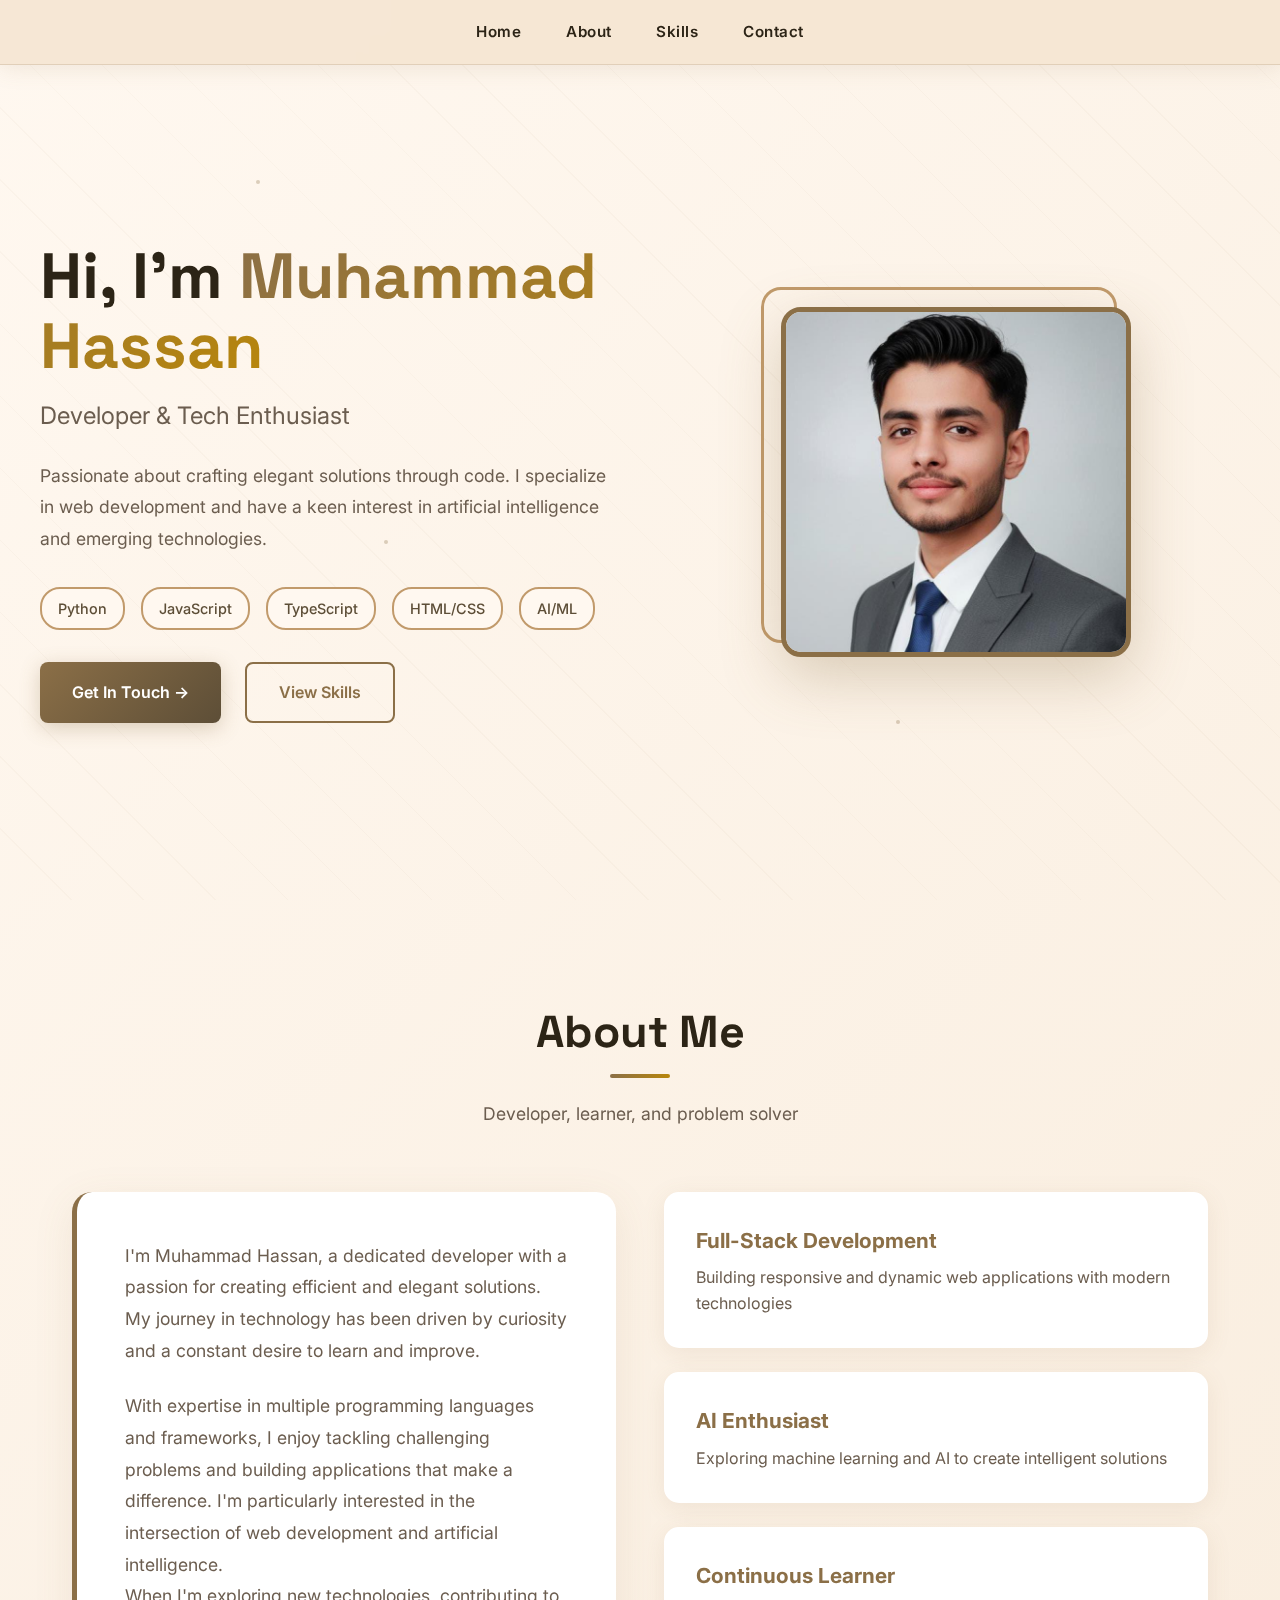
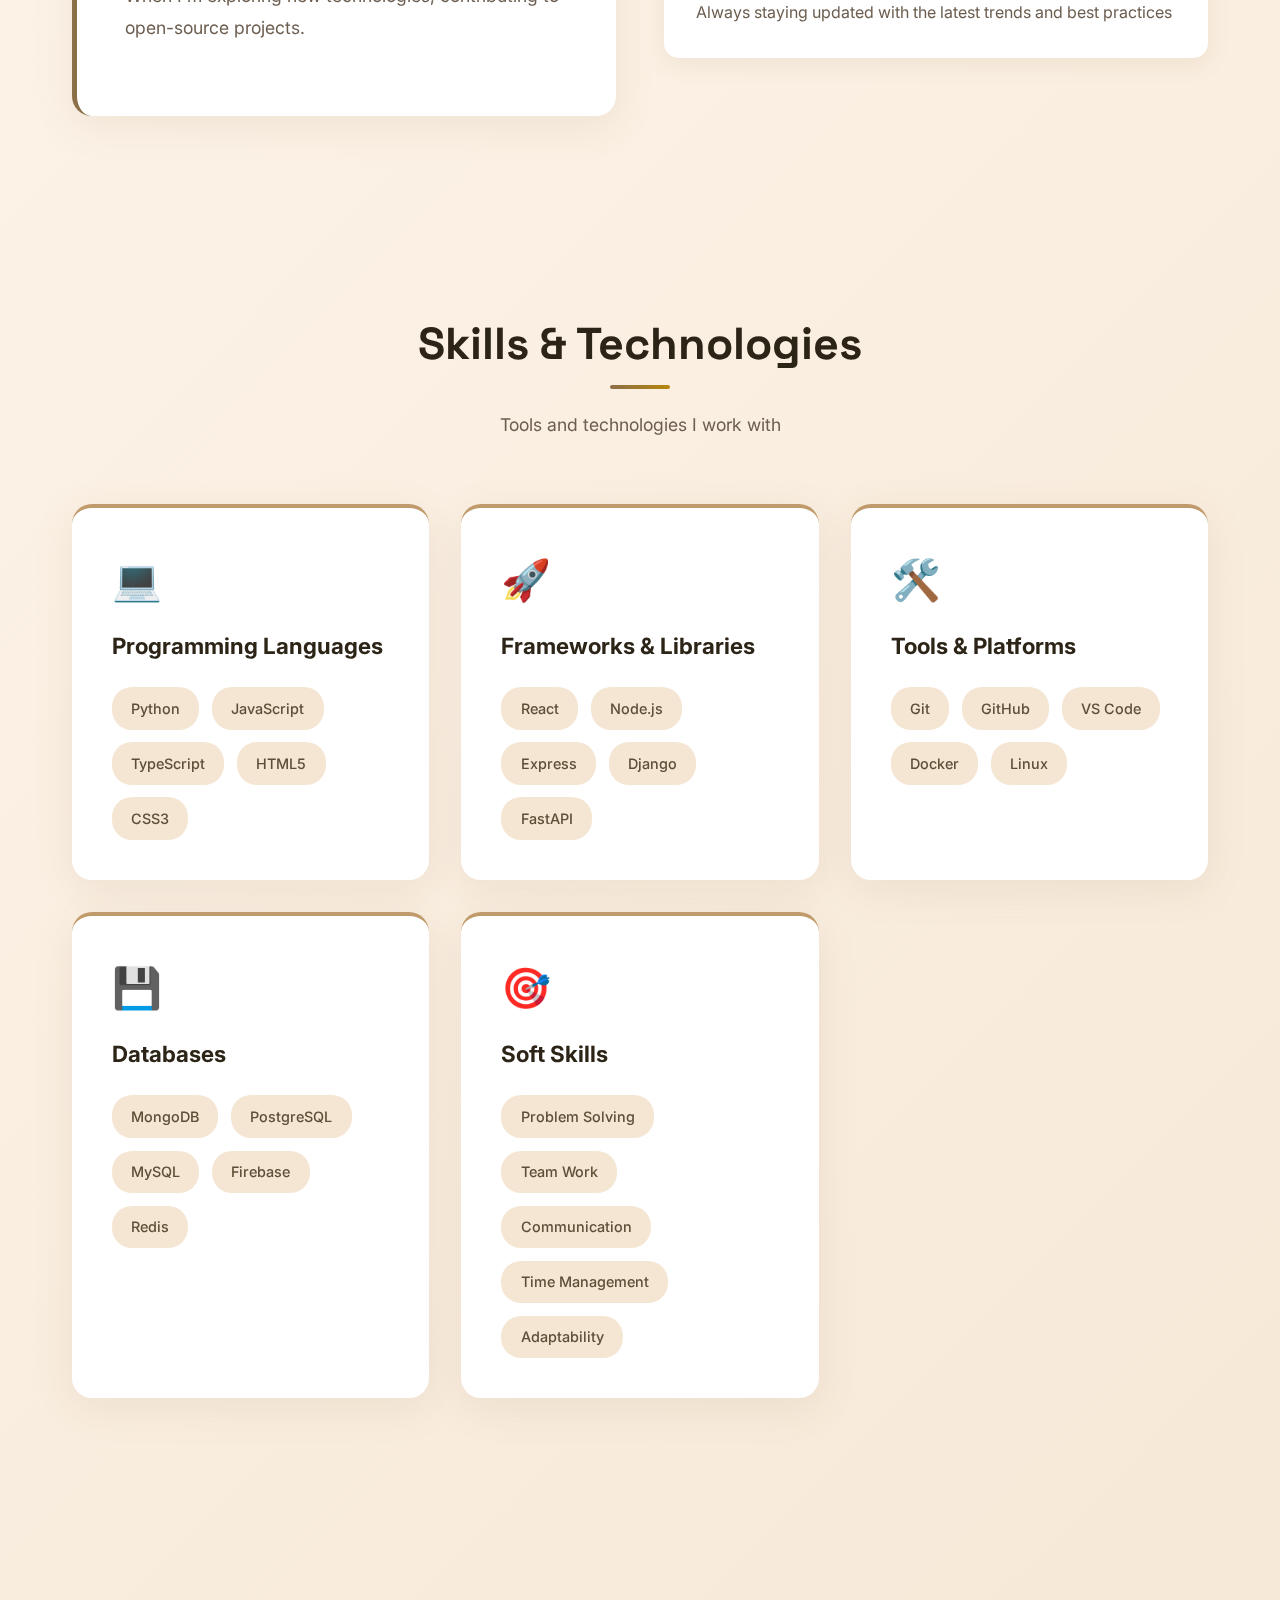
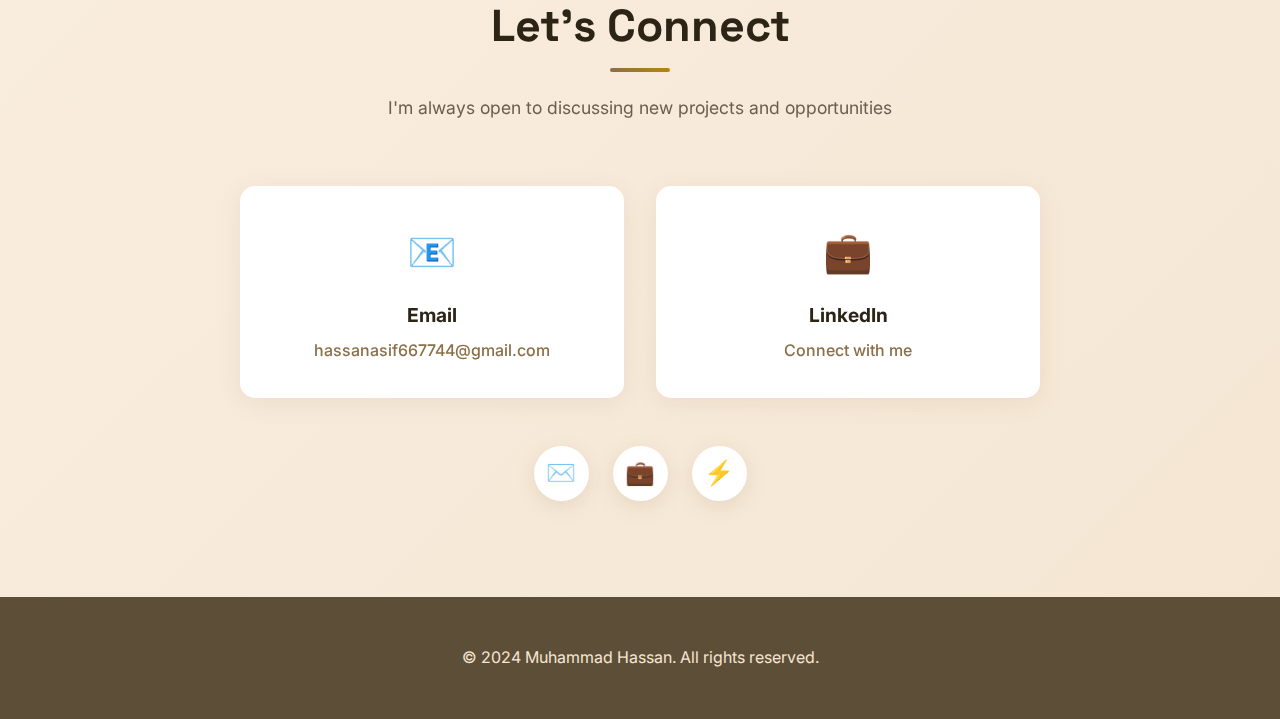
<file: index.html>
<!DOCTYPE html>
<html lang="en">
<head>
    <meta charset="UTF-8">
    <meta name="viewport" content="width=device-width, initial-scale=1.0">
    <title>Muhammad Hassan - Developer Portfolio</title>
    <link href="https://fonts.googleapis.com/css2?family=Inter:wght@300;400;500;600;700&family=Space+Grotesk:wght@400;500;600;700&display=swap" rel="stylesheet">
    <link rel="stylesheet" href="style.css">
</head>
<body>
    <!-- Particles -->
    <div class="particle"></div>
    <div class="particle"></div>
    <div class="particle"></div>
    <div class="particle"></div>

    <!-- Navigation -->
    <nav id="navbar">
        <ul>
            <li><a href="#home">Home</a></li>
            <li><a href="#about">About</a></li>
            <li><a href="#skills">Skills</a></li>
            <li><a href="#contact">Contact</a></li>
        </ul>
    </nav>

    <!-- Hero Section -->
    <section class="hero" id="home">
        <div class="hero-grid">
            <div class="hero-text">
                <h1>Hi, I'm <span class="name-highlight">Muhammad Hassan</span></h1>
                <p class="subtitle">Developer & Tech Enthusiast</p>
                <p class="bio">
                    Passionate about crafting elegant solutions through code. I specialize in web development and have a keen interest in artificial intelligence and emerging technologies.
                </p>
                <div class="tech-stack">
                    <span class="tech-badge">Python</span>
                    <span class="tech-badge">JavaScript</span>
                    <span class="tech-badge">TypeScript</span>
                    <span class="tech-badge">HTML/CSS</span>
                    <span class="tech-badge">AI/ML</span>
                </div>
                <div class="cta-buttons">
                    <a href="#contact" class="btn btn-primary">Get In Touch →</a>
                    <a href="#skills" class="btn btn-secondary">View Skills</a>
                </div>
            </div>
            <div class="hero-image">
                <div class="profile-container">
                    <img src="image.jpg" alt="Muhammad Hassan" class="profile-img">
                </div>
            </div>
        </div>
    </section>

    <!-- About Section -->
    <section id="about">
        <div class="container">
            <div class="section-header">
                <h2 class="section-title">About Me</h2>
                <p class="section-subtitle">Developer, learner, and problem solver</p>
            </div>
            <div class="about-grid">
                <div class="about-content">
                    <p>
                        I'm Muhammad Hassan, a dedicated developer with a passion for creating efficient and elegant solutions. My journey in technology has been driven by curiosity and a constant desire to learn and improve.
                    </p>
                    <p>
                        With expertise in multiple programming languages and frameworks, I enjoy tackling challenging problems and building applications that make a difference. I'm particularly interested in the intersection of web development and artificial intelligence.
                      <br>When I'm exploring new technologies, contributing to open-source projects.
                    </p>
                    
                </div>
                <div class="about-highlights">
                    <div class="highlight-card">
                        <h3>Full-Stack Development</h3>
                        <p>Building responsive and dynamic web applications with modern technologies</p>
                    </div>
                    <div class="highlight-card">
                        <h3>AI Enthusiast</h3>
                        <p>Exploring machine learning and AI to create intelligent solutions</p>
                    </div>
                    <div class="highlight-card">
                        <h3>Continuous Learner</h3>
                        <p>Always staying updated with the latest trends and best practices</p>
                    </div>
                </div>
            </div>
        </div>
    </section>

    <!-- Skills Section -->
    <section id="skills">
        <div class="container">
            <div class="section-header">
                <h2 class="section-title">Skills & Technologies</h2>
                <p class="section-subtitle">Tools and technologies I work with</p>
            </div>
            <div class="skills-grid">
                <div class="skill-category">
                    <div class="skill-icon">💻</div>
                    <h3>Programming Languages</h3>
                    <div class="skill-list">
                        <span class="skill-item">Python</span>
                        <span class="skill-item">JavaScript</span>
                        <span class="skill-item">TypeScript</span>
                        <span class="skill-item">HTML5</span>
                        <span class="skill-item">CSS3</span>
                    </div>
                </div>

                <div class="skill-category">
                    <div class="skill-icon">🚀</div>
                    <h3>Frameworks & Libraries</h3>
                    <div class="skill-list">
                        <span class="skill-item">React</span>
                        <span class="skill-item">Node.js</span>
                        <span class="skill-item">Express</span>
                        <span class="skill-item">Django</span>
                        <span class="skill-item">FastAPI</span>
                    </div>
                </div>

                <div class="skill-category">
                    <div class="skill-icon">🛠️</div>
                    <h3>Tools & Platforms</h3>
                    <div class="skill-list">
                        <span class="skill-item">Git</span>
                        <span class="skill-item">GitHub</span>
                        <span class="skill-item">VS Code</span>
                        <span class="skill-item">Docker</span>
                        <span class="skill-item">Linux</span>
                    </div>
                </div>

                <div class="skill-category">
                    <div class="skill-icon">💾</div>
                    <h3>Databases</h3>
                    <div class="skill-list">
                        <span class="skill-item">MongoDB</span>
                        <span class="skill-item">PostgreSQL</span>
                        <span class="skill-item">MySQL</span>
                        <span class="skill-item">Firebase</span>
                        <span class="skill-item">Redis</span>
                    </div>
                </div>

                <div class="skill-category">
                    <div class="skill-icon">🎯</div>
                    <h3>Soft Skills</h3>
                    <div class="skill-list">
                        <span class="skill-item">Problem Solving</span>
                        <span class="skill-item">Team Work</span>
                        <span class="skill-item">Communication</span>
                        <span class="skill-item">Time Management</span>
                        <span class="skill-item">Adaptability</span>
                    </div>
                </div>
            </div>
        </div>
    </section>

    <!-- Contact Section -->
    <section id="contact">
        <div class="container">
            <div class="section-header">
                <h2 class="section-title">Let's Connect</h2>
                <p class="section-subtitle">I'm always open to discussing new projects and opportunities</p>
            </div>
            <div class="contact-container">
                <div class="contact-grid">
                    <div class="contact-card">
                        <div class="contact-icon">📧</div>
                        <h3>Email</h3>
                        <a href="mailto:hassanasif667744@gmail.com">hassanasif667744@gmail.com</a>
                    </div>
                    <div class="contact-card">
                        <div class="contact-icon">💼</div>
                        <h3>LinkedIn</h3>
                        <a href="https://www.linkedin.com/in/muhammad-hassan-1036b5337/" target="_blank">Connect with me</a>
                    </div>
                   
                </div>
                <div class="social-links">
                    <a href="mailto:hassanasif667744@gmail.com" class="social-link" title="Email">✉️</a>
                    <a href="https://www.linkedin.com/in/muhammad-hassan-1036b5337/" target="_blank" class="social-link" title="LinkedIn">💼</a>
                    <a href="https://github.com/Muhammadhassan1762" target="_blank" class="social-link" title="GitHub">⚡</a>
                </div>
            </div>
        </div>
    </section>

    <!-- Footer -->
    <footer>
        <p>&copy; 2024 Muhammad Hassan. All rights reserved.</p>
    </footer>

    
</body>
</html>
</file>
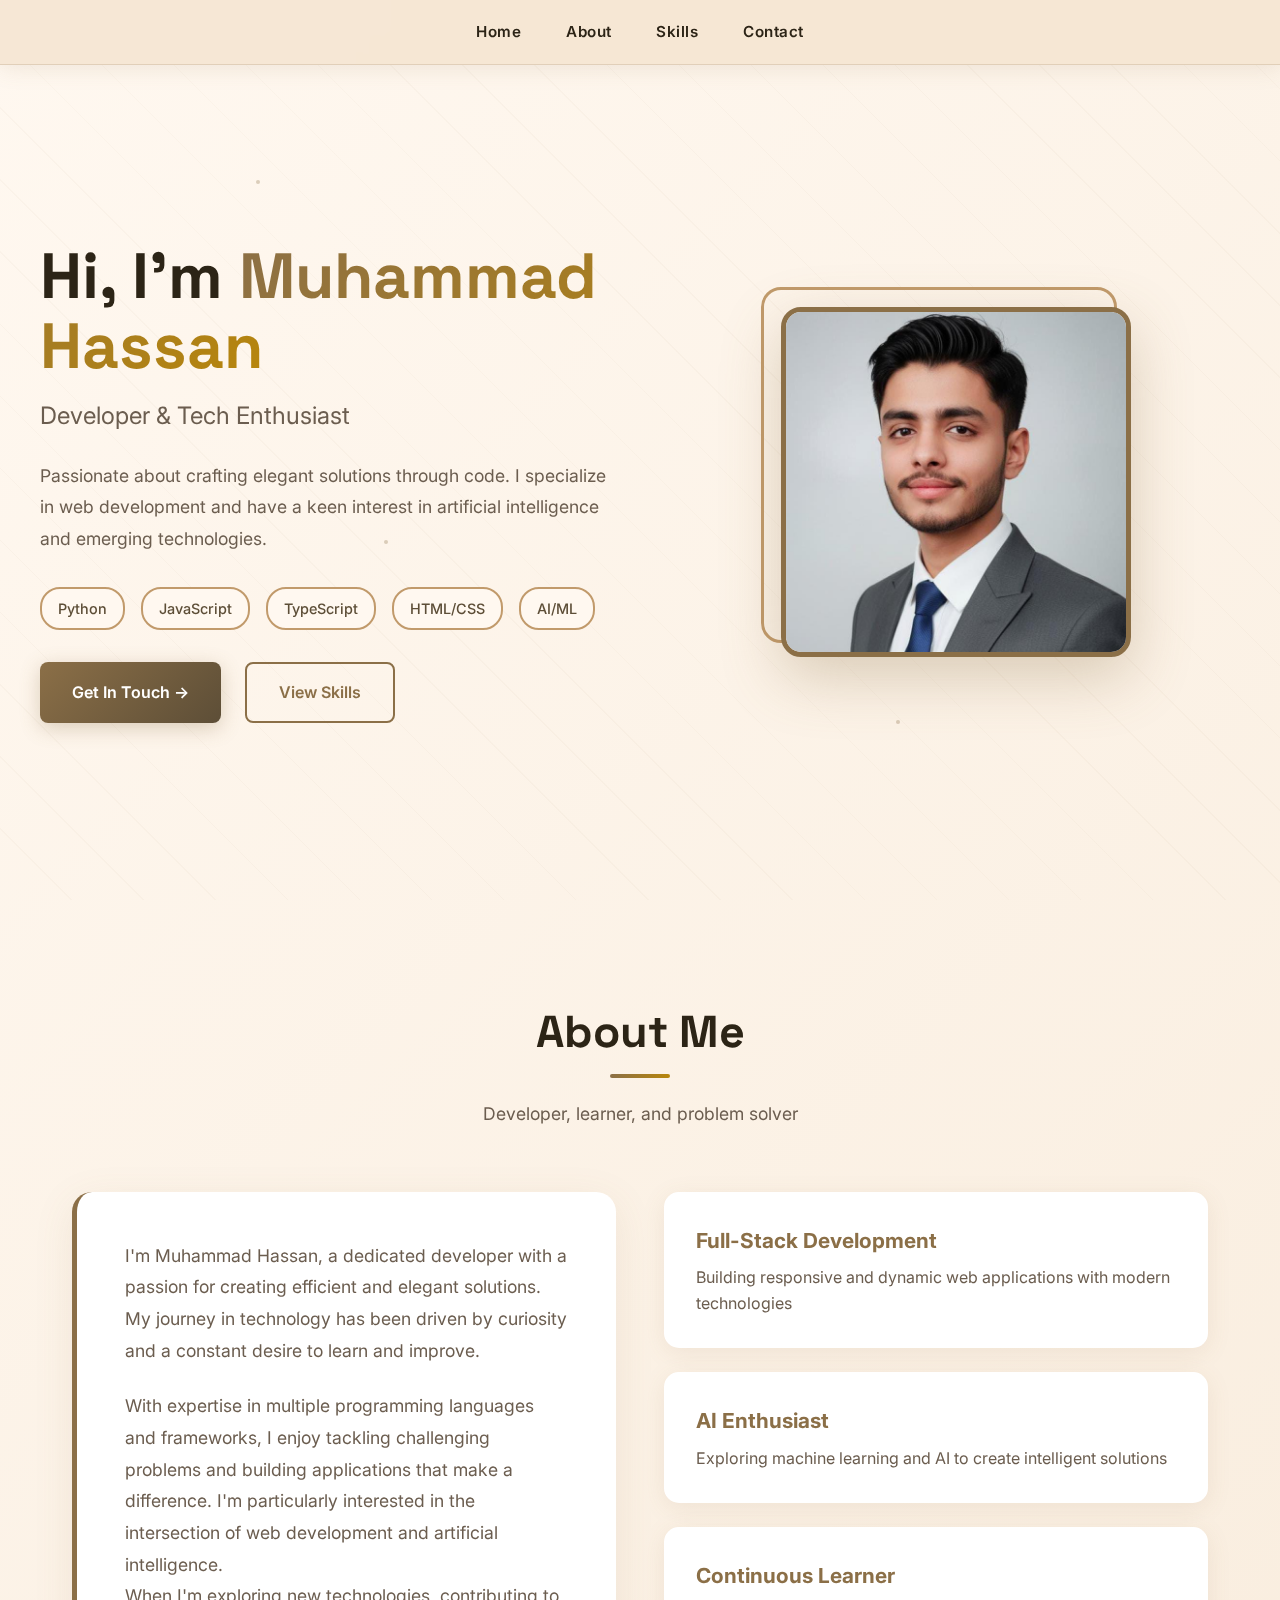
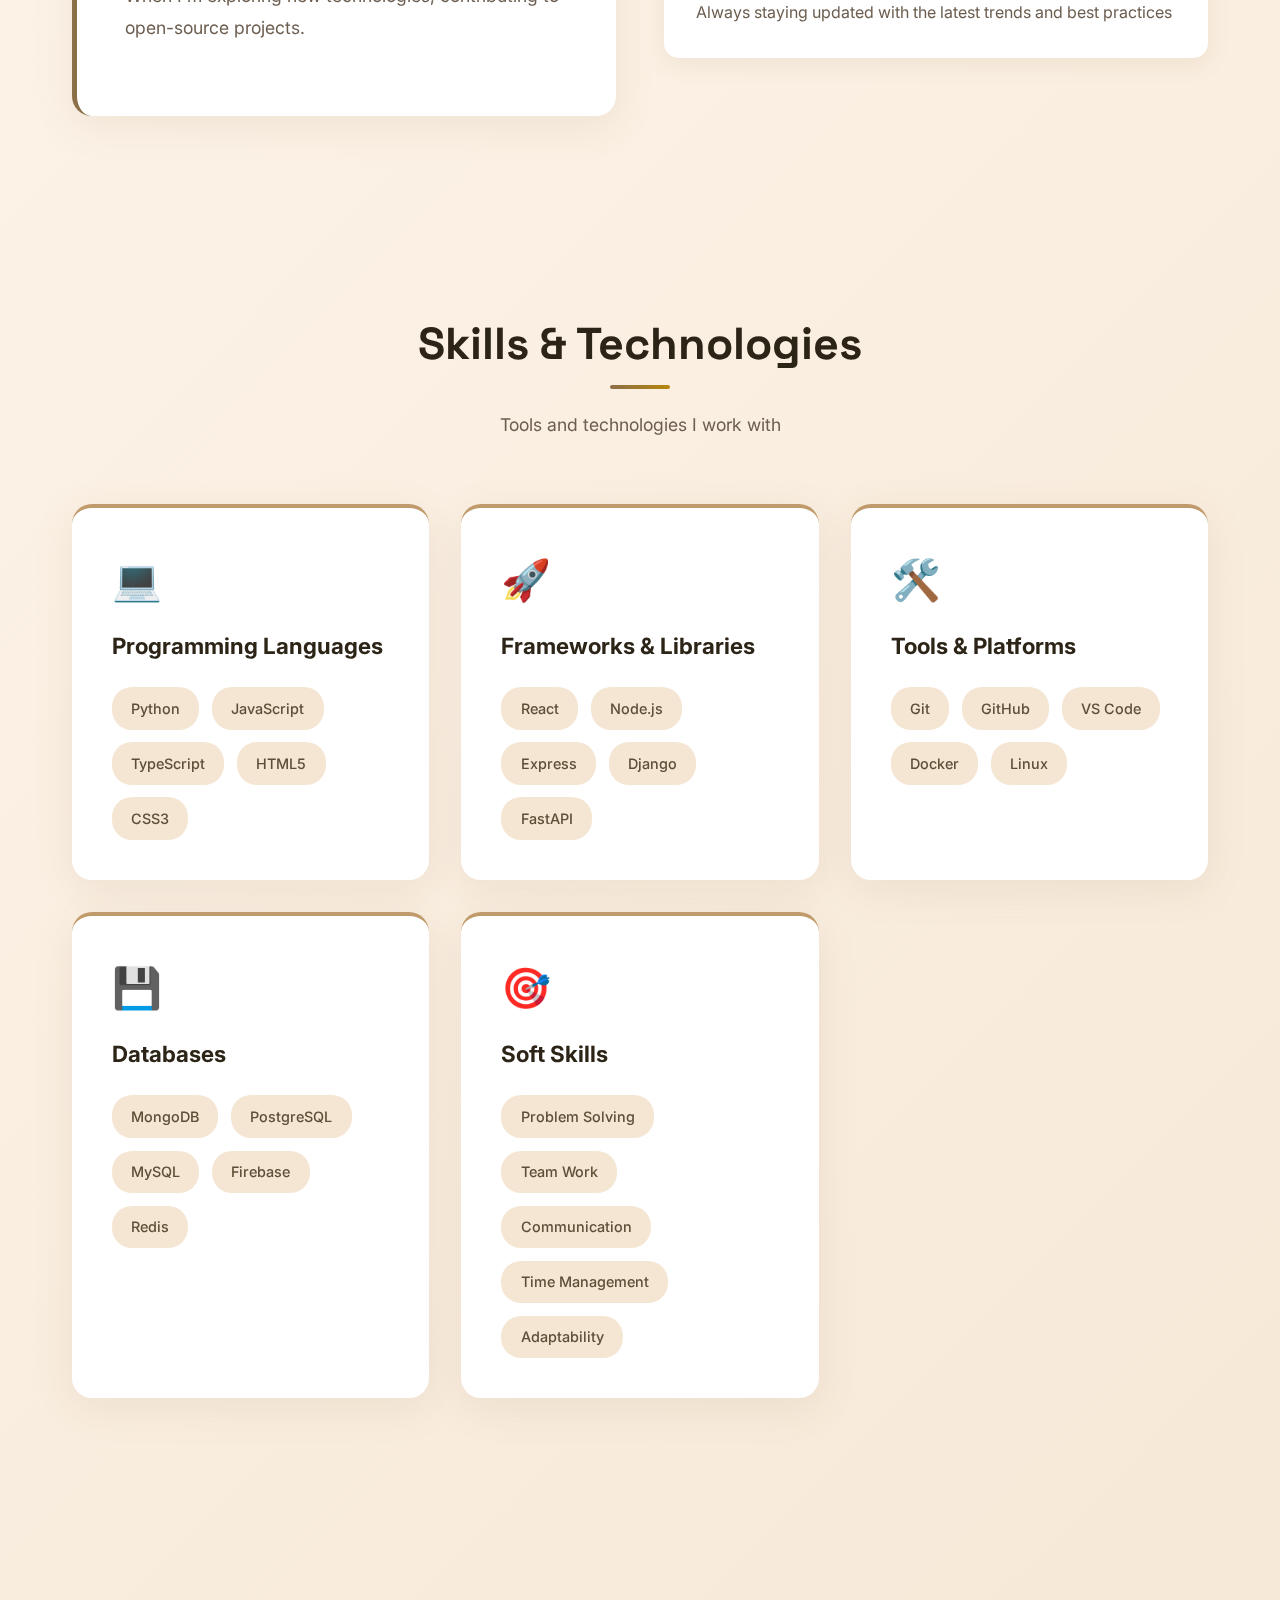
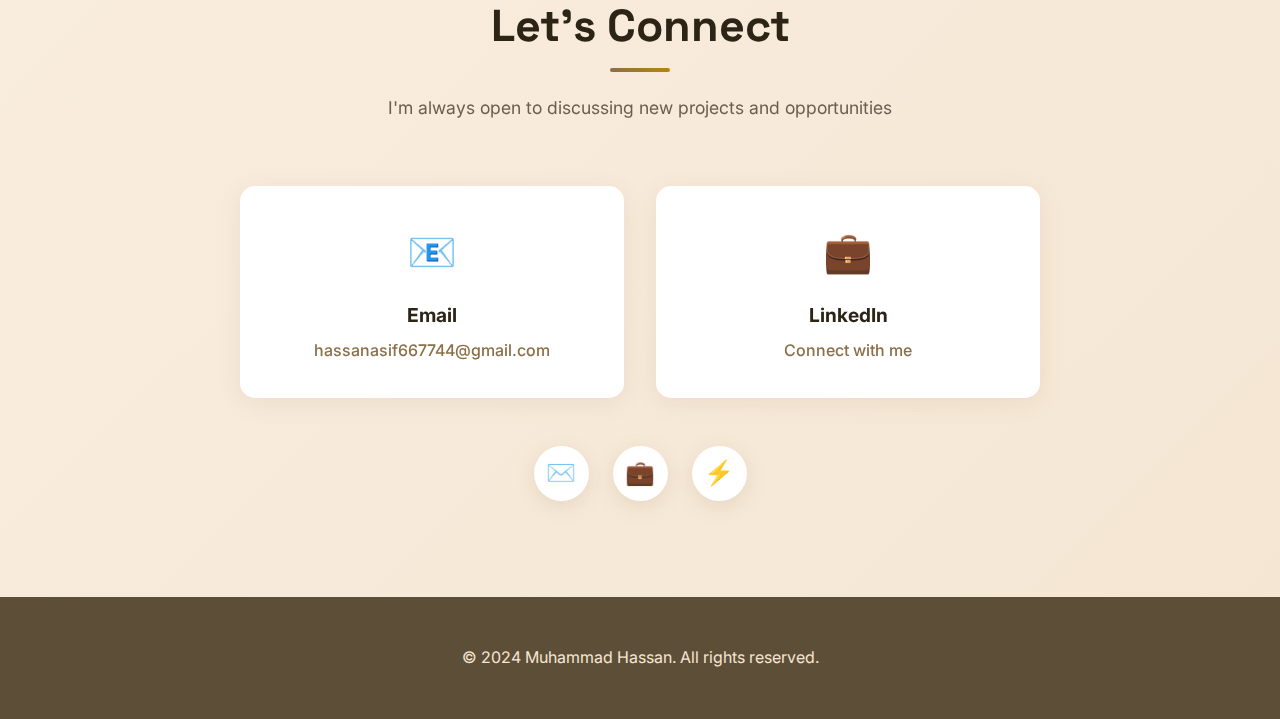
<file: portfolio/index.html>
<!DOCTYPE html>
<html lang="en">
<head>
    <meta charset="UTF-8">
    <meta name="viewport" content="width=device-width, initial-scale=1.0">
    <title>Muhammad Hassan - Developer Portfolio</title>
    <link href="https://fonts.googleapis.com/css2?family=Inter:wght@300;400;500;600;700&family=Space+Grotesk:wght@400;500;600;700&display=swap" rel="stylesheet">
    <link rel="stylesheet" href="style.css">
</head>
<body>
    <!-- Particles -->
    <div class="particle"></div>
    <div class="particle"></div>
    <div class="particle"></div>
    <div class="particle"></div>

    <!-- Navigation -->
    <nav id="navbar">
        <ul>
            <li><a href="#home">Home</a></li>
            <li><a href="#about">About</a></li>
            <li><a href="#skills">Skills</a></li>
            <li><a href="#contact">Contact</a></li>
        </ul>
    </nav>

    <!-- Hero Section -->
    <section class="hero" id="home">
        <div class="hero-grid">
            <div class="hero-text">
                <h1>Hi, I'm <span class="name-highlight">Muhammad Hassan</span></h1>
                <p class="subtitle">Developer & Tech Enthusiast</p>
                <p class="bio">
                    Passionate about crafting elegant solutions through code. I specialize in web development and have a keen interest in artificial intelligence and emerging technologies.
                </p>
                <div class="tech-stack">
                    <span class="tech-badge">Python</span>
                    <span class="tech-badge">JavaScript</span>
                    <span class="tech-badge">TypeScript</span>
                    <span class="tech-badge">HTML/CSS</span>
                    <span class="tech-badge">AI/ML</span>
                </div>
                <div class="cta-buttons">
                    <a href="#contact" class="btn btn-primary">Get In Touch →</a>
                    <a href="#skills" class="btn btn-secondary">View Skills</a>
                </div>
            </div>
            <div class="hero-image">
                <div class="profile-container">
                    <img src="image.jpg" alt="Muhammad Hassan" class="profile-img">
                </div>
            </div>
        </div>
    </section>

    <!-- About Section -->
    <section id="about">
        <div class="container">
            <div class="section-header">
                <h2 class="section-title">About Me</h2>
                <p class="section-subtitle">Developer, learner, and problem solver</p>
            </div>
            <div class="about-grid">
                <div class="about-content">
                    <p>
                        I'm Muhammad Hassan, a dedicated developer with a passion for creating efficient and elegant solutions. My journey in technology has been driven by curiosity and a constant desire to learn and improve.
                    </p>
                    <p>
                        With expertise in multiple programming languages and frameworks, I enjoy tackling challenging problems and building applications that make a difference. I'm particularly interested in the intersection of web development and artificial intelligence.
                      <br>When I'm exploring new technologies, contributing to open-source projects.
                    </p>
                    
                </div>
                <div class="about-highlights">
                    <div class="highlight-card">
                        <h3>Full-Stack Development</h3>
                        <p>Building responsive and dynamic web applications with modern technologies</p>
                    </div>
                    <div class="highlight-card">
                        <h3>AI Enthusiast</h3>
                        <p>Exploring machine learning and AI to create intelligent solutions</p>
                    </div>
                    <div class="highlight-card">
                        <h3>Continuous Learner</h3>
                        <p>Always staying updated with the latest trends and best practices</p>
                    </div>
                </div>
            </div>
        </div>
    </section>

    <!-- Skills Section -->
    <section id="skills">
        <div class="container">
            <div class="section-header">
                <h2 class="section-title">Skills & Technologies</h2>
                <p class="section-subtitle">Tools and technologies I work with</p>
            </div>
            <div class="skills-grid">
                <div class="skill-category">
                    <div class="skill-icon">💻</div>
                    <h3>Programming Languages</h3>
                    <div class="skill-list">
                        <span class="skill-item">Python</span>
                        <span class="skill-item">JavaScript</span>
                        <span class="skill-item">TypeScript</span>
                        <span class="skill-item">HTML5</span>
                        <span class="skill-item">CSS3</span>
                    </div>
                </div>

                <div class="skill-category">
                    <div class="skill-icon">🚀</div>
                    <h3>Frameworks & Libraries</h3>
                    <div class="skill-list">
                        <span class="skill-item">React</span>
                        <span class="skill-item">Node.js</span>
                        <span class="skill-item">Express</span>
                        <span class="skill-item">Django</span>
                        <span class="skill-item">FastAPI</span>
                    </div>
                </div>

                <div class="skill-category">
                    <div class="skill-icon">🛠️</div>
                    <h3>Tools & Platforms</h3>
                    <div class="skill-list">
                        <span class="skill-item">Git</span>
                        <span class="skill-item">GitHub</span>
                        <span class="skill-item">VS Code</span>
                        <span class="skill-item">Docker</span>
                        <span class="skill-item">Linux</span>
                    </div>
                </div>

                <div class="skill-category">
                    <div class="skill-icon">💾</div>
                    <h3>Databases</h3>
                    <div class="skill-list">
                        <span class="skill-item">MongoDB</span>
                        <span class="skill-item">PostgreSQL</span>
                        <span class="skill-item">MySQL</span>
                        <span class="skill-item">Firebase</span>
                        <span class="skill-item">Redis</span>
                    </div>
                </div>

                <div class="skill-category">
                    <div class="skill-icon">🎯</div>
                    <h3>Soft Skills</h3>
                    <div class="skill-list">
                        <span class="skill-item">Problem Solving</span>
                        <span class="skill-item">Team Work</span>
                        <span class="skill-item">Communication</span>
                        <span class="skill-item">Time Management</span>
                        <span class="skill-item">Adaptability</span>
                    </div>
                </div>
            </div>
        </div>
    </section>

    <!-- Contact Section -->
    <section id="contact">
        <div class="container">
            <div class="section-header">
                <h2 class="section-title">Let's Connect</h2>
                <p class="section-subtitle">I'm always open to discussing new projects and opportunities</p>
            </div>
            <div class="contact-container">
                <div class="contact-grid">
                    <div class="contact-card">
                        <div class="contact-icon">📧</div>
                        <h3>Email</h3>
                        <a href="mailto:hassanasif667744@gmail.com">hassanasif667744@gmail.com</a>
                    </div>
                    <div class="contact-card">
                        <div class="contact-icon">💼</div>
                        <h3>LinkedIn</h3>
                        <a href="https://www.linkedin.com/in/muhammad-hassan-1036b5337/" target="_blank">Connect with me</a>
                    </div>
                   
                </div>
                <div class="social-links">
                    <a href="mailto:hassanasif667744@gmail.com" class="social-link" title="Email">✉️</a>
                    <a href="https://www.linkedin.com/in/muhammad-hassan-1036b5337/" target="_blank" class="social-link" title="LinkedIn">💼</a>
                    <a href="https://github.com/Muhammadhassan1762" target="_blank" class="social-link" title="GitHub">⚡</a>
                </div>
            </div>
        </div>
    </section>

    <!-- Footer -->
    <footer>
        <p>&copy; 2024 Muhammad Hassan. All rights reserved.</p>
    </footer>

    
</body>
</html>
</file>
<file: style.css>
* {
            margin: 0;
            padding: 0;
            box-sizing: border-box;
        }

        :root {
            --primary-brown: #8B6F47;
            --dark-brown: #5D4E37;
            --light-brown: #C19A6B;
            --cream: #F5E6D3;
            --off-white: #FFF8F0;
            --dark-text: #2C2416;
            --gray-text: #6B5D4F;
            --accent-gold: #B8860B;
            --code-bg: #2D2416;
        }

        html {
            scroll-behavior: smooth;
        }

        body {
            font-family: 'Inter', sans-serif;
            background: linear-gradient(135deg, var(--off-white) 0%, var(--cream) 100%);
            color: var(--dark-text);
            line-height: 1.6;
            overflow-x: hidden;
        }

        /* Animated Background Pattern */
        body::before {
            content: '';
            position: fixed;
            top: 0;
            left: 0;
            width: 100%;
            height: 100%;
            background-image: 
                repeating-linear-gradient(45deg, transparent, transparent 50px, rgba(139, 111, 71, 0.03) 50px, rgba(139, 111, 71, 0.03) 51px);
            z-index: 0;
            pointer-events: none;
        }

        /* Floating Particles */
        .particle {
            position: fixed;
            width: 4px;
            height: 4px;
            background: var(--primary-brown);
            border-radius: 50%;
            opacity: 0.3;
            animation: float-particle 15s infinite ease-in-out;
            z-index: 0;
        }

        .particle:nth-child(1) { top: 20%; left: 20%; animation-delay: 0s; }
        .particle:nth-child(2) { top: 40%; left: 80%; animation-delay: 3s; }
        .particle:nth-child(3) { top: 60%; left: 30%; animation-delay: 6s; }
        .particle:nth-child(4) { top: 80%; left: 70%; animation-delay: 9s; }

        @keyframes float-particle {
            0%, 100% { transform: translate(0, 0); }
            50% { transform: translate(50px, 50px); }
        }

        /* Navigation */
        nav {
            position: fixed;
            top: 0;
            width: 100%;
            background: rgba(245, 230, 211, 0.95);
            backdrop-filter: blur(15px);
            padding: 1.2rem 5%;
            box-shadow: 0 2px 25px rgba(139, 111, 71, 0.15);
            z-index: 1000;
            transition: all 0.4s ease;
            border-bottom: 1px solid rgba(139, 111, 71, 0.2);
        }

        nav.scrolled {
            padding: 0.8rem 5%;
            box-shadow: 0 4px 35px rgba(139, 111, 71, 0.25);
            background: rgba(245, 230, 211, 0.98);
        }

        nav ul {
            list-style: none;
            display: flex;
            justify-content: center;
            align-items: center;
            flex-wrap: wrap;
            gap: 2.8rem;
        }

        nav a {
            text-decoration: none;
            color: var(--dark-text);
            font-weight: 600;
            font-size: 0.95rem;
            position: relative;
            transition: all 0.3s ease;
            letter-spacing: 0.5px;
        }

        nav a::before {
            content: '';
            position: absolute;
            bottom: -5px;
            left: 0;
            width: 0;
            height: 2px;
            background: linear-gradient(90deg, var(--primary-brown), var(--accent-gold));
            transition: width 0.3s ease;
        }

        nav a:hover {
            color: var(--primary-brown);
        }

        nav a:hover::before {
            width: 100%;
        }

        /* Container */
        .container {
            max-width: 1200px;
            margin: 0 auto;
            padding: 0 2rem;
            position: relative;
            z-index: 1;
        }

        /* Hero Section */
        .hero {
            min-height: 100vh;
            display: flex;
            align-items: center;
            justify-content: center;
            padding: 8rem 2rem 4rem;
            position: relative;
        }

        .hero-grid {
            display: grid;
            grid-template-columns: 1fr 1fr;
            gap: 4rem;
            align-items: center;
            max-width: 1200px;
            animation: fadeInUp 1s ease;
        }

        .hero-text h1 {
            font-family: 'Space Grotesk', sans-serif;
            font-size: 4rem;
            font-weight: 700;
            color: var(--dark-text);
            margin-bottom: 1rem;
            line-height: 1.1;
        }

        .hero-text .name-highlight {
            background: linear-gradient(135deg, var(--primary-brown), var(--accent-gold));
            -webkit-background-clip: text;
            -webkit-text-fill-color: transparent;
            background-clip: text;
        }

        .hero-text .subtitle {
            font-size: 1.5rem;
            color: var(--gray-text);
            margin-bottom: 1.5rem;
            font-weight: 400;
        }

        .hero-text .bio {
            font-size: 1.1rem;
            color: var(--gray-text);
            line-height: 1.8;
            margin-bottom: 2rem;
        }

        .tech-stack {
            display: flex;
            flex-wrap: wrap;
            gap: 1rem;
            margin: 2rem 0;
        }

        .tech-badge {
            background: var(--off-white);
            padding: 0.5rem 1rem;
            border-radius: 20px;
            font-size: 0.9rem;
            font-weight: 500;
            color: var(--dark-brown);
            border: 2px solid var(--light-brown);
            transition: all 0.3s ease;
        }

        .tech-badge:hover {
            background: var(--primary-brown);
            color: white;
            transform: translateY(-3px);
            box-shadow: 0 5px 15px rgba(139, 111, 71, 0.3);
        }

        .hero-image {
            position: relative;
            display: flex;
            justify-content: center;
            align-items: center;
        }

        .profile-container {
            position: relative;
            width: 350px;
            height: 350px;
        }

        .profile-img {
        width: 100%;
        height: 100%;
        border-radius: 20px;
        object-fit: cover;           
        object-position: center top; 
        border: 5px solid var(--primary-brown);
        box-shadow: 0 20px 60px rgba(139, 111, 71, 0.3);
        position: relative;
        z-index: 2;
        
}

        .profile-container::before {
            content: '';
            position: absolute;
            top: -20px;
            left: -20px;
            width: 100%;
            height: 100%;
            border: 3px solid var(--light-brown);
            border-radius: 20px;
            z-index: 1;
        }

        .cta-buttons {
            display: flex;
            gap: 1.5rem;
            margin-top: 2rem;
        }

        .btn {
            padding: 1rem 2rem;
            border-radius: 8px;
            text-decoration: none;
            font-weight: 600;
            font-size: 1rem;
            transition: all 0.3s ease;
            display: inline-flex;
            align-items: center;
            gap: 0.5rem;
        }

        .btn-primary {
            background: linear-gradient(135deg, var(--primary-brown), var(--dark-brown));
            color: white;
            box-shadow: 0 5px 20px rgba(139, 111, 71, 0.3);
        }

        .btn-primary:hover {
            transform: translateY(-3px);
            box-shadow: 0 8px 30px rgba(139, 111, 71, 0.4);
        }

        .btn-secondary {
            background: transparent;
            color: var(--primary-brown);
            border: 2px solid var(--primary-brown);
        }

        .btn-secondary:hover {
            background: var(--primary-brown);
            color: white;
            transform: translateY(-3px);
        }

        /* Section Styles */
        section {
            padding: 6rem 2rem;
            position: relative;
            z-index: 1;
        }

        .section-header {
            text-align: center;
            margin-bottom: 4rem;
        }

        .section-title {
            font-family: 'Space Grotesk', sans-serif;
            font-size: 2.8rem;
            color: var(--dark-text);
            margin-bottom: 1rem;
            position: relative;
            display: inline-block;
        }

        .section-title::after {
            content: '';
            position: absolute;
            bottom: -10px;
            left: 50%;
            transform: translateX(-50%);
            width: 60px;
            height: 4px;
            background: linear-gradient(90deg, var(--primary-brown), var(--accent-gold));
            border-radius: 2px;
        }

        .section-subtitle {
            color: var(--gray-text);
            font-size: 1.1rem;
            max-width: 600px;
            margin: 1rem auto 0;
        }

        /* About Section */
        .about-grid {
            display: grid;
            grid-template-columns: 1fr 1fr;
            gap: 3rem;
            align-items: start;
        }

        .about-content {
            background: white;
            padding: 3rem;
            border-radius: 20px;
            box-shadow: 0 10px 40px rgba(139, 111, 71, 0.1);
            border-left: 5px solid var(--primary-brown);
        }

        .about-content p {
            font-size: 1.1rem;
            line-height: 1.8;
            color: var(--gray-text);
            margin-bottom: 1.5rem;
        }

        .about-highlights {
            display: grid;
            gap: 1.5rem;
        }

        .highlight-card {
            background: white;
            padding: 2rem;
            border-radius: 15px;
            box-shadow: 0 5px 25px rgba(139, 111, 71, 0.1);
            transition: all 0.3s ease;
        }

        .highlight-card:hover {
            transform: translateX(10px);
            box-shadow: 0 10px 35px rgba(139, 111, 71, 0.2);
        }

        .highlight-card h3 {
            color: var(--primary-brown);
            margin-bottom: 0.5rem;
            font-size: 1.3rem;
        }

        .highlight-card p {
            color: var(--gray-text);
            font-size: 1rem;
        }

        /* Skills Section */
        .skills-grid {
            display: grid;
            grid-template-columns: repeat(auto-fit, minmax(280px, 1fr));
            gap: 2rem;
            margin-top: 3rem;
        }

        .skill-category {
            background: white;
            padding: 2.5rem;
            border-radius: 20px;
            box-shadow: 0 10px 40px rgba(139, 111, 71, 0.1);
            transition: all 0.4s ease;
            border-top: 4px solid var(--light-brown);
        }

        .skill-category:hover {
            transform: translateY(-10px);
            box-shadow: 0 20px 50px rgba(139, 111, 71, 0.2);
            border-top-color: var(--primary-brown);
        }

        .skill-icon {
            font-size: 2.5rem;
            margin-bottom: 1rem;
        }

        .skill-category h3 {
            font-size: 1.4rem;
            margin-bottom: 1.5rem;
            color: var(--dark-text);
        }

        .skill-list {
            display: flex;
            flex-wrap: wrap;
            gap: 0.8rem;
        }

        .skill-item {
            background: var(--cream);
            padding: 0.6rem 1.2rem;
            border-radius: 20px;
            font-size: 0.9rem;
            color: var(--dark-brown);
            font-weight: 500;
            transition: all 0.3s ease;
        }

        .skill-item:hover {
            background: var(--primary-brown);
            color: white;
            transform: scale(1.05);
        }

        /* Contact Section */
        .contact-container {
            max-width: 800px;
            margin: 0 auto;
        }

        .contact-grid {
            display: grid;
            grid-template-columns: repeat(auto-fit, minmax(250px, 1fr));
            gap: 2rem;
            margin-top: 3rem;
        }

        .contact-card {
            background: white;
            padding: 2rem;
            border-radius: 15px;
            box-shadow: 0 5px 25px rgba(139, 111, 71, 0.1);
            text-align: center;
            transition: all 0.3s ease;
            border: 2px solid transparent;
        }

        .contact-card:hover {
            transform: scale(1.05);
            border-color: var(--primary-brown);
            box-shadow: 0 10px 35px rgba(139, 111, 71, 0.2);
        }

        .contact-icon {
            font-size: 2.5rem;
            margin-bottom: 1rem;
        }

        .contact-card h3 {
            color: var(--dark-text);
            margin-bottom: 0.5rem;
            font-size: 1.2rem;
        }

        .contact-card a {
            color: var(--primary-brown);
            text-decoration: none;
            font-weight: 500;
            transition: color 0.3s ease;
        }

        .contact-card a:hover {
            color: var(--accent-gold);
        }

        /* Social Links */
        .social-links {
            display: flex;
            gap: 1.5rem;
            justify-content: center;
            margin-top: 3rem;
        }

        .social-link {
            width: 55px;
            height: 55px;
            border-radius: 50%;
            background: white;
            display: flex;
            align-items: center;
            justify-content: center;
            text-decoration: none;
            color: var(--dark-text);
            font-size: 1.5rem;
            box-shadow: 0 5px 20px rgba(139, 111, 71, 0.15);
            transition: all 0.3s ease;
        }

        .social-link:hover {
            background: var(--primary-brown);
            color: white;
            transform: translateY(-5px);
            box-shadow: 0 8px 30px rgba(139, 111, 71, 0.3);
        }

        /* Footer */
        footer {
            background: var(--dark-brown);
            color: var(--cream);
            padding: 2.5rem 2rem;
            text-align: center;
        }

        footer p {
            margin: 0.5rem 0;
        }

        /* Animations */
        @keyframes fadeInUp {
            from {
                opacity: 0;
                transform: translateY(40px);
            }
            to {
                opacity: 1;
                transform: translateY(0);
            }
        }

        /* Responsive Design */
        @media (max-width: 968px) {
            .hero-grid,
            .about-grid {
                grid-template-columns: 1fr;
                gap: 3rem;
            }

            .hero-text h1 {
                font-size: 3rem;
            }

            .profile-container {
                width: 280px;
                height: 280px;
                margin: 0 auto;
            }

            .section-title {
                font-size: 2.2rem;
            }
        }

        @media (max-width: 768px) {
            nav ul {
                gap: 1.5rem;
            }

            nav a {
                font-size: 0.85rem;
            }

            .hero-text h1 {
                font-size: 2.5rem;
            }

            .hero-text .subtitle {
                font-size: 1.2rem;
            }

            .cta-buttons {
                flex-direction: column;
            }

            section {
                padding: 4rem 1rem;
            }

            .section-title {
                font-size: 2rem;
            }
        }

        @media (max-width: 480px) {
            .hero-text h1 {
                font-size: 2rem;
            }

            .profile-container {
                width: 220px;
                height: 220px;
            }

            .tech-stack {
                gap: 0.5rem;
            }

            .tech-badge {
                font-size: 0.8rem;
                padding: 0.4rem 0.8rem;
            }
        }
</file>
<file: portfolio/style.css>
* {
            margin: 0;
            padding: 0;
            box-sizing: border-box;
        }

        :root {
            --primary-brown: #8B6F47;
            --dark-brown: #5D4E37;
            --light-brown: #C19A6B;
            --cream: #F5E6D3;
            --off-white: #FFF8F0;
            --dark-text: #2C2416;
            --gray-text: #6B5D4F;
            --accent-gold: #B8860B;
            --code-bg: #2D2416;
        }

        html {
            scroll-behavior: smooth;
        }

        body {
            font-family: 'Inter', sans-serif;
            background: linear-gradient(135deg, var(--off-white) 0%, var(--cream) 100%);
            color: var(--dark-text);
            line-height: 1.6;
            overflow-x: hidden;
        }

        /* Animated Background Pattern */
        body::before {
            content: '';
            position: fixed;
            top: 0;
            left: 0;
            width: 100%;
            height: 100%;
            background-image: 
                repeating-linear-gradient(45deg, transparent, transparent 50px, rgba(139, 111, 71, 0.03) 50px, rgba(139, 111, 71, 0.03) 51px);
            z-index: 0;
            pointer-events: none;
        }

        /* Floating Particles */
        .particle {
            position: fixed;
            width: 4px;
            height: 4px;
            background: var(--primary-brown);
            border-radius: 50%;
            opacity: 0.3;
            animation: float-particle 15s infinite ease-in-out;
            z-index: 0;
        }

        .particle:nth-child(1) { top: 20%; left: 20%; animation-delay: 0s; }
        .particle:nth-child(2) { top: 40%; left: 80%; animation-delay: 3s; }
        .particle:nth-child(3) { top: 60%; left: 30%; animation-delay: 6s; }
        .particle:nth-child(4) { top: 80%; left: 70%; animation-delay: 9s; }

        @keyframes float-particle {
            0%, 100% { transform: translate(0, 0); }
            50% { transform: translate(50px, 50px); }
        }

        /* Navigation */
        nav {
            position: fixed;
            top: 0;
            width: 100%;
            background: rgba(245, 230, 211, 0.95);
            backdrop-filter: blur(15px);
            padding: 1.2rem 5%;
            box-shadow: 0 2px 25px rgba(139, 111, 71, 0.15);
            z-index: 1000;
            transition: all 0.4s ease;
            border-bottom: 1px solid rgba(139, 111, 71, 0.2);
        }

        nav.scrolled {
            padding: 0.8rem 5%;
            box-shadow: 0 4px 35px rgba(139, 111, 71, 0.25);
            background: rgba(245, 230, 211, 0.98);
        }

        nav ul {
            list-style: none;
            display: flex;
            justify-content: center;
            align-items: center;
            flex-wrap: wrap;
            gap: 2.8rem;
        }

        nav a {
            text-decoration: none;
            color: var(--dark-text);
            font-weight: 600;
            font-size: 0.95rem;
            position: relative;
            transition: all 0.3s ease;
            letter-spacing: 0.5px;
        }

        nav a::before {
            content: '';
            position: absolute;
            bottom: -5px;
            left: 0;
            width: 0;
            height: 2px;
            background: linear-gradient(90deg, var(--primary-brown), var(--accent-gold));
            transition: width 0.3s ease;
        }

        nav a:hover {
            color: var(--primary-brown);
        }

        nav a:hover::before {
            width: 100%;
        }

        /* Container */
        .container {
            max-width: 1200px;
            margin: 0 auto;
            padding: 0 2rem;
            position: relative;
            z-index: 1;
        }

        /* Hero Section */
        .hero {
            min-height: 100vh;
            display: flex;
            align-items: center;
            justify-content: center;
            padding: 8rem 2rem 4rem;
            position: relative;
        }

        .hero-grid {
            display: grid;
            grid-template-columns: 1fr 1fr;
            gap: 4rem;
            align-items: center;
            max-width: 1200px;
            animation: fadeInUp 1s ease;
        }

        .hero-text h1 {
            font-family: 'Space Grotesk', sans-serif;
            font-size: 4rem;
            font-weight: 700;
            color: var(--dark-text);
            margin-bottom: 1rem;
            line-height: 1.1;
        }

        .hero-text .name-highlight {
            background: linear-gradient(135deg, var(--primary-brown), var(--accent-gold));
            -webkit-background-clip: text;
            -webkit-text-fill-color: transparent;
            background-clip: text;
        }

        .hero-text .subtitle {
            font-size: 1.5rem;
            color: var(--gray-text);
            margin-bottom: 1.5rem;
            font-weight: 400;
        }

        .hero-text .bio {
            font-size: 1.1rem;
            color: var(--gray-text);
            line-height: 1.8;
            margin-bottom: 2rem;
        }

        .tech-stack {
            display: flex;
            flex-wrap: wrap;
            gap: 1rem;
            margin: 2rem 0;
        }

        .tech-badge {
            background: var(--off-white);
            padding: 0.5rem 1rem;
            border-radius: 20px;
            font-size: 0.9rem;
            font-weight: 500;
            color: var(--dark-brown);
            border: 2px solid var(--light-brown);
            transition: all 0.3s ease;
        }

        .tech-badge:hover {
            background: var(--primary-brown);
            color: white;
            transform: translateY(-3px);
            box-shadow: 0 5px 15px rgba(139, 111, 71, 0.3);
        }

        .hero-image {
            position: relative;
            display: flex;
            justify-content: center;
            align-items: center;
        }

        .profile-container {
            position: relative;
            width: 350px;
            height: 350px;
        }

        .profile-img {
        width: 100%;
        height: 100%;
        border-radius: 20px;
        object-fit: cover;           
        object-position: center top; 
        border: 5px solid var(--primary-brown);
        box-shadow: 0 20px 60px rgba(139, 111, 71, 0.3);
        position: relative;
        z-index: 2;
        
}

        .profile-container::before {
            content: '';
            position: absolute;
            top: -20px;
            left: -20px;
            width: 100%;
            height: 100%;
            border: 3px solid var(--light-brown);
            border-radius: 20px;
            z-index: 1;
        }

        .cta-buttons {
            display: flex;
            gap: 1.5rem;
            margin-top: 2rem;
        }

        .btn {
            padding: 1rem 2rem;
            border-radius: 8px;
            text-decoration: none;
            font-weight: 600;
            font-size: 1rem;
            transition: all 0.3s ease;
            display: inline-flex;
            align-items: center;
            gap: 0.5rem;
        }

        .btn-primary {
            background: linear-gradient(135deg, var(--primary-brown), var(--dark-brown));
            color: white;
            box-shadow: 0 5px 20px rgba(139, 111, 71, 0.3);
        }

        .btn-primary:hover {
            transform: translateY(-3px);
            box-shadow: 0 8px 30px rgba(139, 111, 71, 0.4);
        }

        .btn-secondary {
            background: transparent;
            color: var(--primary-brown);
            border: 2px solid var(--primary-brown);
        }

        .btn-secondary:hover {
            background: var(--primary-brown);
            color: white;
            transform: translateY(-3px);
        }

        /* Section Styles */
        section {
            padding: 6rem 2rem;
            position: relative;
            z-index: 1;
        }

        .section-header {
            text-align: center;
            margin-bottom: 4rem;
        }

        .section-title {
            font-family: 'Space Grotesk', sans-serif;
            font-size: 2.8rem;
            color: var(--dark-text);
            margin-bottom: 1rem;
            position: relative;
            display: inline-block;
        }

        .section-title::after {
            content: '';
            position: absolute;
            bottom: -10px;
            left: 50%;
            transform: translateX(-50%);
            width: 60px;
            height: 4px;
            background: linear-gradient(90deg, var(--primary-brown), var(--accent-gold));
            border-radius: 2px;
        }

        .section-subtitle {
            color: var(--gray-text);
            font-size: 1.1rem;
            max-width: 600px;
            margin: 1rem auto 0;
        }

        /* About Section */
        .about-grid {
            display: grid;
            grid-template-columns: 1fr 1fr;
            gap: 3rem;
            align-items: start;
        }

        .about-content {
            background: white;
            padding: 3rem;
            border-radius: 20px;
            box-shadow: 0 10px 40px rgba(139, 111, 71, 0.1);
            border-left: 5px solid var(--primary-brown);
        }

        .about-content p {
            font-size: 1.1rem;
            line-height: 1.8;
            color: var(--gray-text);
            margin-bottom: 1.5rem;
        }

        .about-highlights {
            display: grid;
            gap: 1.5rem;
        }

        .highlight-card {
            background: white;
            padding: 2rem;
            border-radius: 15px;
            box-shadow: 0 5px 25px rgba(139, 111, 71, 0.1);
            transition: all 0.3s ease;
        }

        .highlight-card:hover {
            transform: translateX(10px);
            box-shadow: 0 10px 35px rgba(139, 111, 71, 0.2);
        }

        .highlight-card h3 {
            color: var(--primary-brown);
            margin-bottom: 0.5rem;
            font-size: 1.3rem;
        }

        .highlight-card p {
            color: var(--gray-text);
            font-size: 1rem;
        }

        /* Skills Section */
        .skills-grid {
            display: grid;
            grid-template-columns: repeat(auto-fit, minmax(280px, 1fr));
            gap: 2rem;
            margin-top: 3rem;
        }

        .skill-category {
            background: white;
            padding: 2.5rem;
            border-radius: 20px;
            box-shadow: 0 10px 40px rgba(139, 111, 71, 0.1);
            transition: all 0.4s ease;
            border-top: 4px solid var(--light-brown);
        }

        .skill-category:hover {
            transform: translateY(-10px);
            box-shadow: 0 20px 50px rgba(139, 111, 71, 0.2);
            border-top-color: var(--primary-brown);
        }

        .skill-icon {
            font-size: 2.5rem;
            margin-bottom: 1rem;
        }

        .skill-category h3 {
            font-size: 1.4rem;
            margin-bottom: 1.5rem;
            color: var(--dark-text);
        }

        .skill-list {
            display: flex;
            flex-wrap: wrap;
            gap: 0.8rem;
        }

        .skill-item {
            background: var(--cream);
            padding: 0.6rem 1.2rem;
            border-radius: 20px;
            font-size: 0.9rem;
            color: var(--dark-brown);
            font-weight: 500;
            transition: all 0.3s ease;
        }

        .skill-item:hover {
            background: var(--primary-brown);
            color: white;
            transform: scale(1.05);
        }

        /* Contact Section */
        .contact-container {
            max-width: 800px;
            margin: 0 auto;
        }

        .contact-grid {
            display: grid;
            grid-template-columns: repeat(auto-fit, minmax(250px, 1fr));
            gap: 2rem;
            margin-top: 3rem;
        }

        .contact-card {
            background: white;
            padding: 2rem;
            border-radius: 15px;
            box-shadow: 0 5px 25px rgba(139, 111, 71, 0.1);
            text-align: center;
            transition: all 0.3s ease;
            border: 2px solid transparent;
        }

        .contact-card:hover {
            transform: scale(1.05);
            border-color: var(--primary-brown);
            box-shadow: 0 10px 35px rgba(139, 111, 71, 0.2);
        }

        .contact-icon {
            font-size: 2.5rem;
            margin-bottom: 1rem;
        }

        .contact-card h3 {
            color: var(--dark-text);
            margin-bottom: 0.5rem;
            font-size: 1.2rem;
        }

        .contact-card a {
            color: var(--primary-brown);
            text-decoration: none;
            font-weight: 500;
            transition: color 0.3s ease;
        }

        .contact-card a:hover {
            color: var(--accent-gold);
        }

        /* Social Links */
        .social-links {
            display: flex;
            gap: 1.5rem;
            justify-content: center;
            margin-top: 3rem;
        }

        .social-link {
            width: 55px;
            height: 55px;
            border-radius: 50%;
            background: white;
            display: flex;
            align-items: center;
            justify-content: center;
            text-decoration: none;
            color: var(--dark-text);
            font-size: 1.5rem;
            box-shadow: 0 5px 20px rgba(139, 111, 71, 0.15);
            transition: all 0.3s ease;
        }

        .social-link:hover {
            background: var(--primary-brown);
            color: white;
            transform: translateY(-5px);
            box-shadow: 0 8px 30px rgba(139, 111, 71, 0.3);
        }

        /* Footer */
        footer {
            background: var(--dark-brown);
            color: var(--cream);
            padding: 2.5rem 2rem;
            text-align: center;
        }

        footer p {
            margin: 0.5rem 0;
        }

        /* Animations */
        @keyframes fadeInUp {
            from {
                opacity: 0;
                transform: translateY(40px);
            }
            to {
                opacity: 1;
                transform: translateY(0);
            }
        }

        /* Responsive Design */
        @media (max-width: 968px) {
            .hero-grid,
            .about-grid {
                grid-template-columns: 1fr;
                gap: 3rem;
            }

            .hero-text h1 {
                font-size: 3rem;
            }

            .profile-container {
                width: 280px;
                height: 280px;
                margin: 0 auto;
            }

            .section-title {
                font-size: 2.2rem;
            }
        }

        @media (max-width: 768px) {
            nav ul {
                gap: 1.5rem;
            }

            nav a {
                font-size: 0.85rem;
            }

            .hero-text h1 {
                font-size: 2.5rem;
            }

            .hero-text .subtitle {
                font-size: 1.2rem;
            }

            .cta-buttons {
                flex-direction: column;
            }

            section {
                padding: 4rem 1rem;
            }

            .section-title {
                font-size: 2rem;
            }
        }

        @media (max-width: 480px) {
            .hero-text h1 {
                font-size: 2rem;
            }

            .profile-container {
                width: 220px;
                height: 220px;
            }

            .tech-stack {
                gap: 0.5rem;
            }

            .tech-badge {
                font-size: 0.8rem;
                padding: 0.4rem 0.8rem;
            }
        }
</file>
